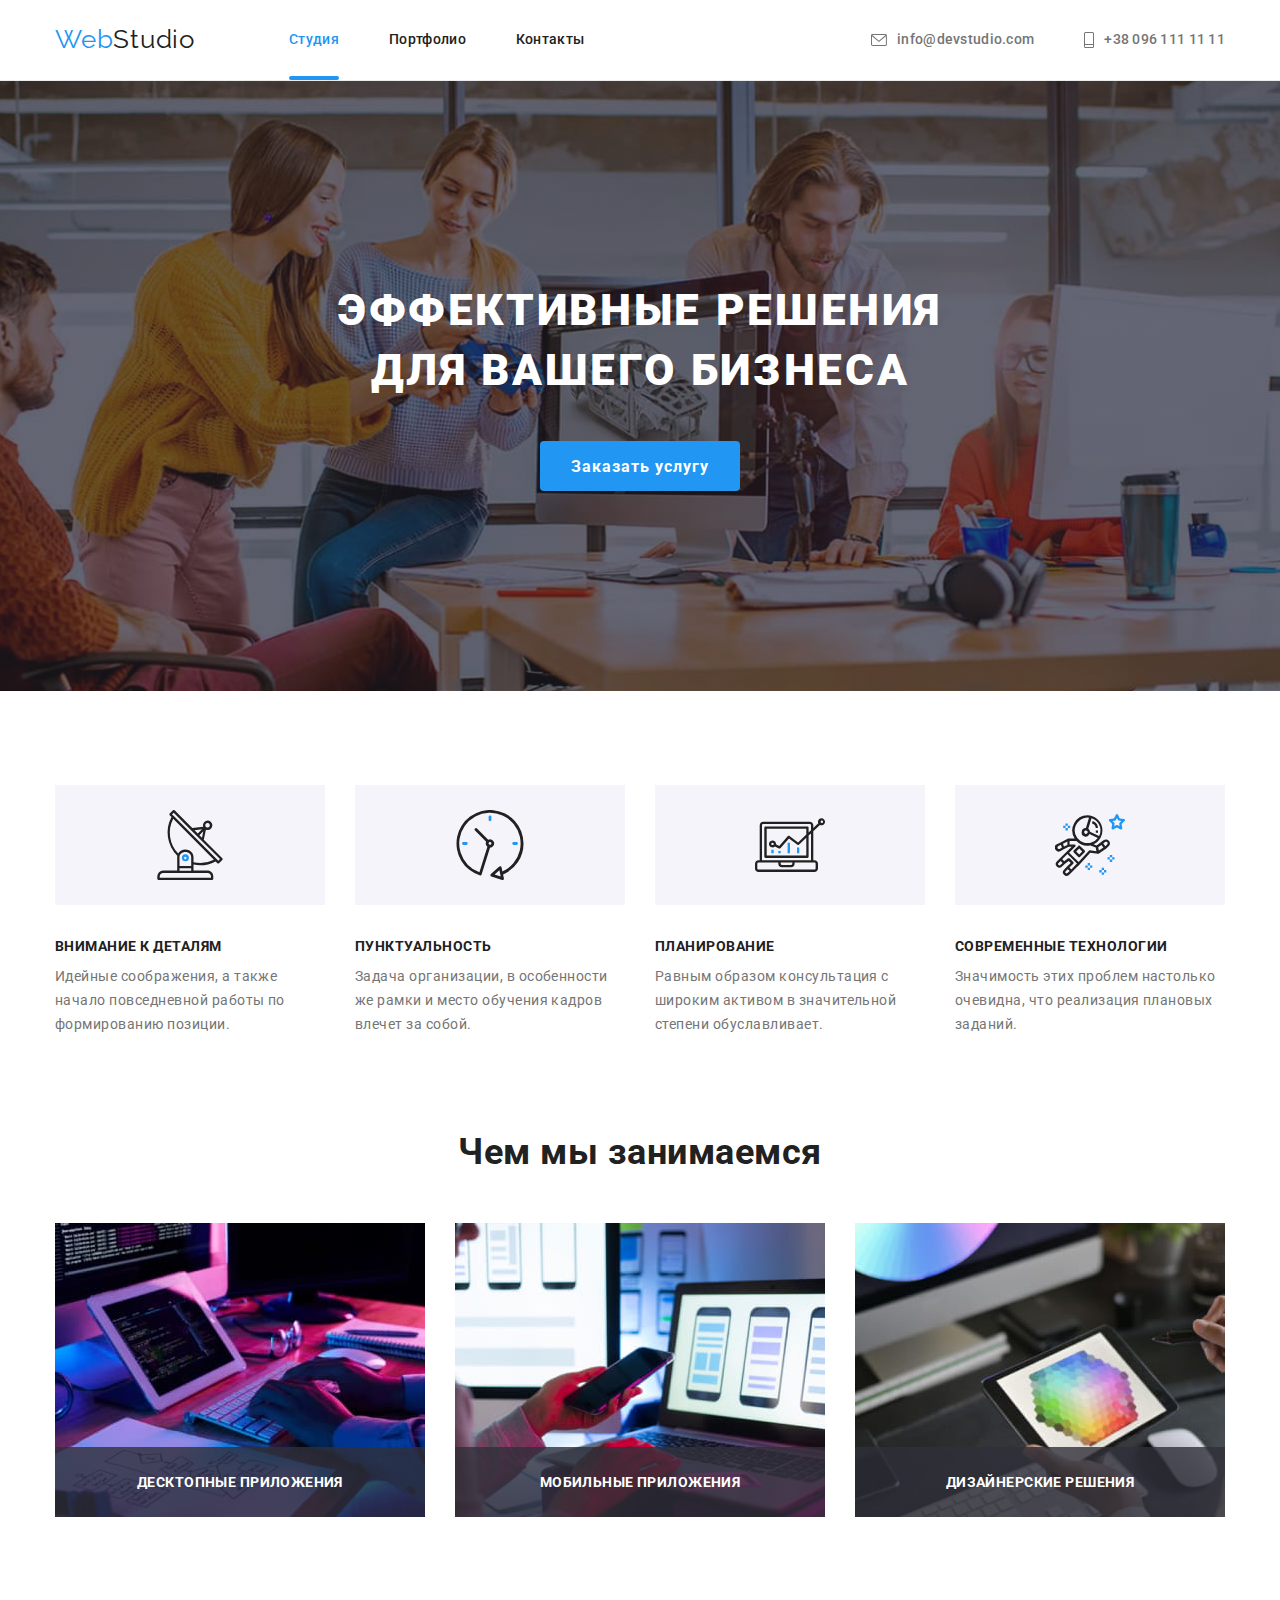
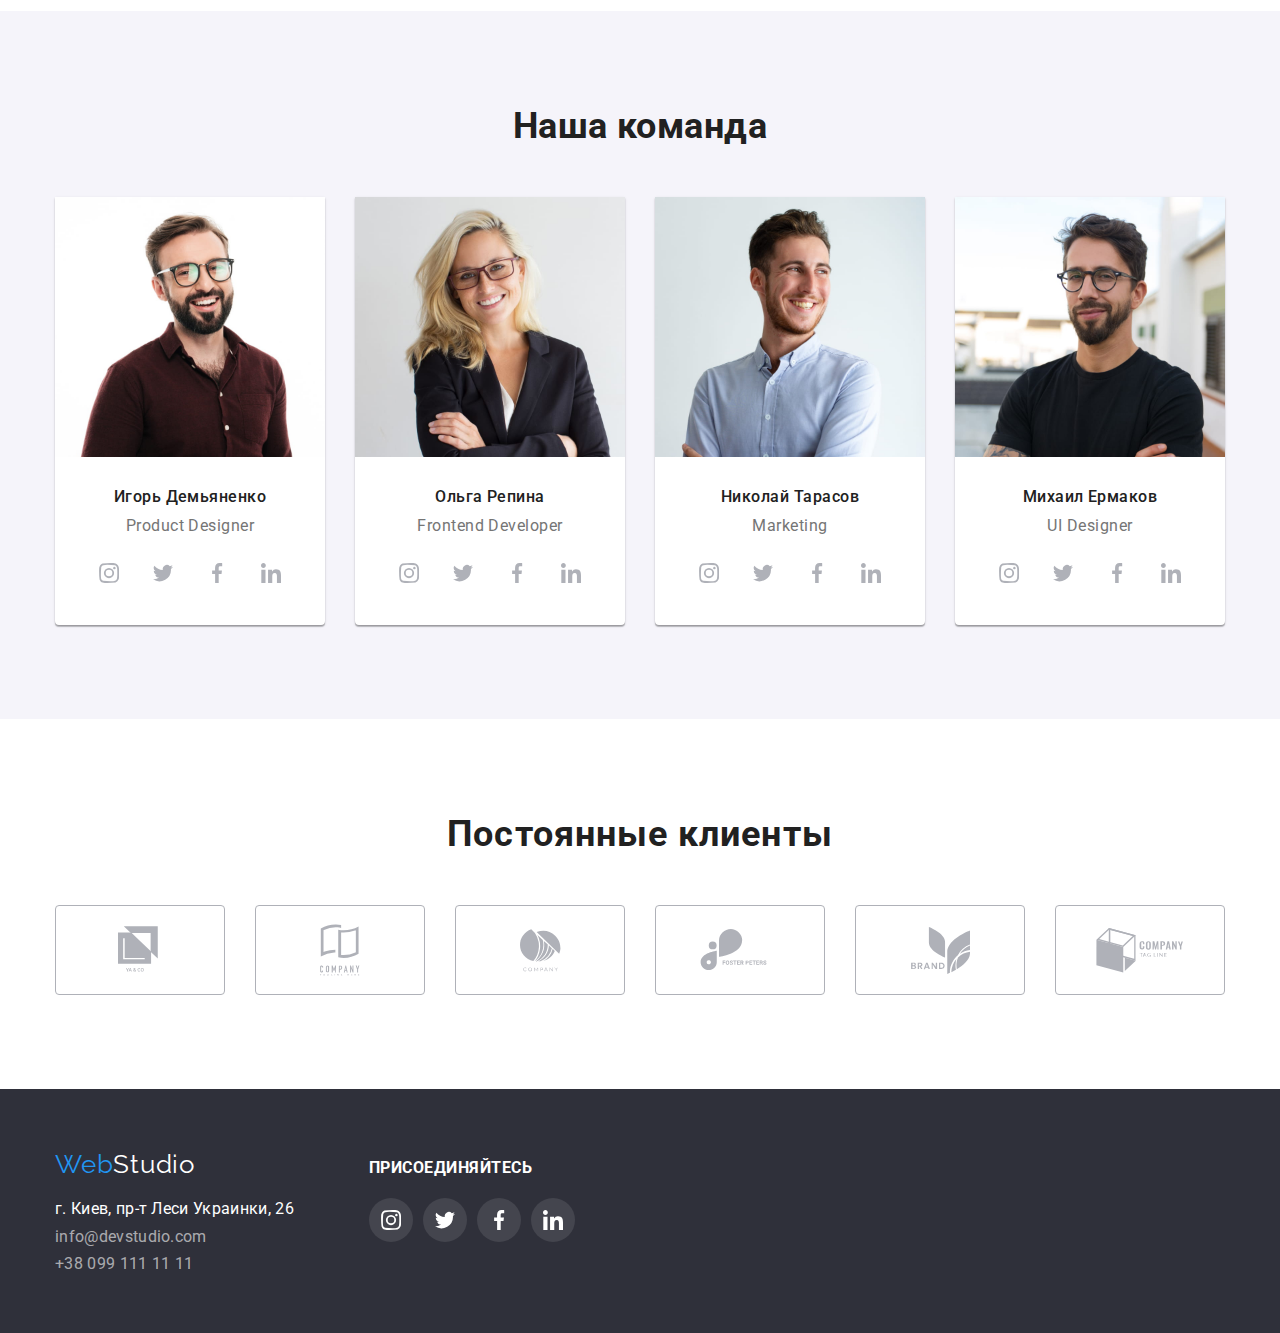
<file: index.html>
<!DOCTYPE html>
<html lang="ru">

<head>
    <meta charset="UTF-8">
    <meta name="viewport" content="width=device-width, initial-scale=1.0">
    <title>Студия</title>
    <link
        href="https://fonts.googleapis.com/css2?family=Raleway:wght@700&family=Roboto:wght@400;500;700;900&display=swap"
        rel="stylesheet">
    <link rel="stylesheet"
        href="https://cdnjs.cloudflare.com/ajax/libs/modern-normalize/1.0.0/modern-normalize.min.css" />
    <link rel="stylesheet" href="./css/styles.css">
</head>

<body>
    <header class="header">
        <div class="container">
            <nav class="nav-site">
                <ul class="nav-site-main">
                    <li lang="en" class="nav-item">
                        <a href="./index.html" class="logo-link"><span class="logo">Web</span>Studio</a>
                    </li>
                    <li class="nav-item font-500">
                        <a href="./index.html" class="link current">Студия</a>
                    </li>
                    <li class="nav-item font-500">
                        <a href="./portfolio.html" class="link">Портфолио</a>
                    </li>
                    <li class="nav-item font-500">
                        <a href="#" class="link">Контакты</a>
                    </li>
                </ul>
            </nav>
            <ul class="contacts-header">
                <li class="contacts-item font-500">
                    <a href="mailto:info@devstudio.com" class="contacts-link">
                        <svg class="first-header-svg" width="16px" height="12px">
                            <use href="./images/icons/symbol-defs-optimus.svg#icon-mailto"></use>
                        </svg>
                        info@devstudio.com
                    </a>
                </li>
                <li class="contacts-item font-500">
                    <a href="tel:+380961111111" class="contacts-link">
                        <svg class="second-header-svg" width="10px" height="16px">
                            <use href="./images/icons/symbol-defs-optimus.svg#icon-phone"></use>
                        </svg>
                        +38 096 111 11 11
                    </a>
                </li>
            </ul>
        </div>
    </header>
    <main>
        <!-- first section -->
        <section class="hero">
            <div class="container">
                <h1 class="font-900 letter-spacing-06 uppercase">Эффективные решения для вашего бизнеса</h1>
                <button type="button" class="font-700 letter-spacing-06 button button-bc" data-modal-open>Заказать услугу</button>
            </div>
        </section>
        <!-- second section -->
        <section class="features">
            <div class="container">
                <h2 hidden>Наши преимущества</h2>
                <ul class="features-list">
                    <li class="features-item features-first">
                        <h3 class="font-700 uppercase">Внимание к деталям</h3>
                        <p>Идейные соображения, а также начало повседневной работы по формированию позиции.</p>
                    </li>
                    <li class="features-item features-second">
                        <h3 class="font-700 uppercase">Пунктуальность</h3>
                        <p>Задача организации, в особенности же рамки и место обучения кадров влечет за собой.</p>
                    </li>
                    <li class="features-item features-third">
                        <h3 class="font-700 uppercase">Планирование</h3>
                        <p>Равным образом консультация с широким активом в значительной степени обуславливает.</p>
                    </li>
                    <li class="features-item features-forth">
                        <h3 class="font-700 uppercase">Современные технологии</h3>
                        <p>Значимость этих проблем настолько очевидна, что реализация плановых заданий.</p>
                    </li>
                </ul>
            </div>
        </section>
        <!-- third section -->
        <section class="what-we-do">
            <div class="container">
                <h2 class="font-700 what-we-do-title">Чем мы занимаемся</h2>
                <ul class="what-we-do-list">
                    <li class="wwd-list-item">
                        <img src="./images/what-we-do/what-we-do-1.jpg" alt="do programming" width="370">
                        <p class="image-text font-700" lang="ru">десктопные приложения</p>
                    </li>
                    <li class="wwd-list-item">
                        <img src="./images/what-we-do/what-we-do-2.jpg" alt="do adaptive" width="370">
                        <p class="image-text font-700" lang="ru">мобильные приложения</p>
                    </li>
                    <li class="wwd-list-item">
                        <img src="./images/what-we-do/what-we-do-3.jpg" alt="do design" width="370">
                        <p class="image-text font-700" lang="ru">дизайнерские решения</p>
                    </li>
                </ul>
            </div>
        </section>
        <!-- forth section -->
        <section class="team">
            <div class="container">
                <h2 class="font-700 team-title">Наша команда</h2>
                <ul class="team-list">
                    <li class="team-list-item">
                        <img src="./images/our-team/igor-demianenko.jpg" alt="Игорь Демьяненко" width="270">
                        <div class="team-div">
                            <h3 class="font-500 team-title-member">Игорь Демьяненко</h3>
                            <p lang="en" class="team-member-chair">Product Designer</p>
                        </div>
                        <ul class="member-social-list">
                            <li class="member-list-item">
                                <a href="#" class="member-social-link-link">
                                    <svg class="social-svg" width="20px" height="20px">
                                        <use href="./images/icons/symbol-defs-optimus.svg#icon-instagram"></use>
                                    </svg>
                                </a>
                            </li>
                            <li class="member-list-item">
                                <a href="#" class="member-social-link-link">
                                    <svg class="social-svg" width="20px" height="20px">
                                        <use href="./images/icons/symbol-defs-optimus.svg#icon-twitter"></use>
                                    </svg>
                                </a>
                            </li>
                            <li class="member-list-item">
                                <a href="#" class="member-social-link-link">
                                    <svg class="social-svg" width="20px" height="20px">
                                        <use href="./images/icons/symbol-defs-optimus.svg#icon-facebook"></use>
                                    </svg>
                                </a>
                            </li>
                            <li class="member-list-item">
                                <a href="#" class="member-social-link-link">
                                    <svg class="social-svg" width="20px" height="20px">
                                        <use href="./images/icons/symbol-defs-optimus.svg#icon-linkedin"></use>
                                    </svg>
                                </a>
                            </li>
                        </ul>
                    </li>
                    <li class="team-list-item">
                        <img src="./images/our-team/olga-repina.jpg" alt="Ольга Репина" width="270">
                        <div class="team-div">
                            <h3 class="font-500 team-title-member">Ольга Репина</h3>
                            <p lang="en" class="team-member-chair">Frontend Developer</p>
                        </div>
                        <ul class="member-social-list">
                            <li class="member-list-item">
                                <a href="#" class="member-social-link-link">
                                    <svg class="social-svg" width="20px" height="20px">
                                        <use href="./images/icons/symbol-defs-optimus.svg#icon-instagram"></use>
                                    </svg>
                                </a>
                            </li>
                            <li class="member-list-item">
                                <a href="#" class="member-social-link-link">
                                    <svg class="social-svg" width="20px" height="20px">
                                        <use href="./images/icons/symbol-defs-optimus.svg#icon-twitter"></use>
                                    </svg>
                                </a>
                            </li>
                            <li class="member-list-item">
                                <a href="#" class="member-social-link-link">
                                    <svg class="social-svg" width="20px" height="20px">
                                        <use href="./images/icons/symbol-defs-optimus.svg#icon-facebook"></use>
                                    </svg>
                                </a>
                            </li>
                            <li class="member-list-item">
                                <a href="#" class="member-social-link-link">
                                    <svg class="social-svg" width="20px" height="20px">
                                        <use href="./images/icons/symbol-defs-optimus.svg#icon-linkedin"></use>
                                    </svg>
                                </a>
                            </li>
                        </ul>
                    </li>
                    <li class="team-list-item">
                        <img src="./images/our-team/nikolay-tarasov.jpg" alt="Николай Тарасов" width="270">
                        <div class="team-div">
                            <h3 class="font-500 team-title-member">Николай Тарасов</h3>
                            <p lang="en" class="team-member-chair">Marketing</p>
                        </div>
                        <ul class="member-social-list">
                            <li class="member-list-item">
                                <a href="#" class="member-social-link-link">
                                    <svg class="social-svg" width="20px" height="20px">
                                        <use href="./images/icons/symbol-defs-optimus.svg#icon-instagram"></use>
                                    </svg>
                                </a>
                            </li>
                            <li class="member-list-item">
                                <a href="#" class="member-social-link-link">
                                    <svg class="social-svg" width="20px" height="20px">
                                        <use href="./images/icons/symbol-defs-optimus.svg#icon-twitter"></use>
                                    </svg>
                                </a>
                            </li>
                            <li class="member-list-item">
                                <a href="#" class="member-social-link-link">
                                    <svg class="social-svg" width="20px" height="20px">
                                        <use href="./images/icons/symbol-defs-optimus.svg#icon-facebook"></use>
                                    </svg>
                                </a>
                            </li>
                            <li class="member-list-item">
                                <a href="#" class="member-social-link-link">
                                    <svg class="social-svg" width="20px" height="20px">
                                        <use href="./images/icons/symbol-defs-optimus.svg#icon-linkedin"></use>
                                    </svg>
                                </a>
                            </li>
                        </ul>
                    </li>
                    <li class="team-list-item">
                        <img src="./images/our-team/mihail-ermakov.jpg" alt="Михаил Ермаков" width="270">
                        <div class="team-div">
                            <h3 class="font-500 team-title-member">Михаил Ермаков</h3>
                            <p lang="en" class="team-member-chair">UI Designer</p>
                        </div>
                        <ul class="member-social-list">
                            <li class="member-list-item">
                                <a href="#" class="member-social-link-link">
                                    <svg class="social-svg" width="20px" height="20px">
                                        <use href="./images/icons/symbol-defs-optimus.svg#icon-instagram"></use>
                                    </svg>
                                </a>
                            </li>
                            <li class="member-list-item">
                                <a href="#" class="member-social-link-link">
                                    <svg class="social-svg" width="20px" height="20px">
                                        <use href="./images/icons/symbol-defs-optimus.svg#icon-twitter"></use>
                                    </svg>
                                </a>
                            </li>
                            <li class="member-list-item">
                                <a href="#" class="member-social-link-link">
                                    <svg class="social-svg" width="20px" height="20px">
                                        <use href="./images/icons/symbol-defs-optimus.svg#icon-facebook"></use>
                                    </svg>
                                </a>
                            </li>
                            <li class="member-list-item">
                                <a href="#" class="member-social-link-link">
                                    <svg class="social-svg" width="20px" height="20px">
                                        <use href="./images/icons/symbol-defs-optimus.svg#icon-linkedin"></use>
                                    </svg>
                                </a>
                            </li>
                        </ul>
                    </li>
                </ul>
            </div>
        </section>
        <!-- клиенты, fifth section -->
        <section class="our-clients">
            <div class="container">
                <h2 lang="ru" class="font-700 our-clients-title">Постоянные клиенты</h2>
                <ul class="clients-list">
                    <li class="clients-list-item">
                        <a href="" class="clients-list-link">
                            <svg class="social-svg" width="44" height="49">
                                <use href="./images/icons/symbol-defs-optimus.svg#icon-company-first"></use>
                            </svg>
                        </a>
                    </li>
                    <li class="clients-list-item">
                        <a href="" class="clients-list-link">
                            <svg class="social-svg" width="40" height="52">
                                <use href="./images/icons/symbol-defs-optimus.svg#icon-company-second"></use>
                            </svg>
                        </a>
                    </li>
                    <li class="clients-list-item">
                        <a href="" class="clients-list-link">
                            <svg class="social-svg" width="41" height="43">
                                <use href="./images/icons/symbol-defs-optimus.svg#icon-company-third"></use>
                            </svg>
                        </a>
                    </li>
                    <li class="clients-list-item">
                        <a href="" class="clients-list-link">
                            <svg class="social-svg" width="80" height="42">
                                <use href="./images/icons/symbol-defs-optimus.svg#icon-company-forth"></use>
                            </svg>
                        </a>
                    </li>
                    <li class="clients-list-item">
                        <a href="" class="clients-list-link">
                            <svg class="social-svg" width="59" height="47">
                                <use href="./images/icons/symbol-defs-optimus.svg#icon-company-fifth"></use>
                            </svg>
                        </a>
                    </li>
                    <li class="clients-list-item">
                        <a href="" class="clients-list-link">
                            <svg class="social-svg" width="88" height="45">
                                <use href="./images/icons/symbol-defs-optimus.svg#icon-company-sixth"></use>
                            </svg>
                        </a>
                    </li>
                </ul>
            </div>
        </section>
    </main>
    <footer class="footer">
        <div class="container">
            <div class="footer-leftside">
                <a href="./index.html" class="footer-link"><span class="logo">Web</span>Studio</a>
                <address class="address">
                    <ul class="footer-list">
                        <li class="footer-list-item">
                            <a href="https://goo.gl/maps/Ar7S7timAM4m2ztU9" target="_blank" class="city-address">г.
                                Киев, пр-т Леси Украинки, 26</a>
                        </li>
                        <li class="footer-list-item">
                            <a href="mailto:info@devstudio.com">info@devstudio.com</a>
                        </li>
                        <li class="footer-list-item">
                            <a href="tel:+380991111111">+38 099 111 11 11</a>
                        </li>
                    </ul>
                </address>
            </div>
            <div class="footer-center">
                <p lang="ru" class="footer-text font-700">присоединяйтесь</p>
                <ul class="footer-social-list">
                    <li class="footer-social-list-item">
                        <a href="#" class="footer-social-link">
                            <svg class="social-svg" width="20px" height="20px">
                                <use href="./images/icons/symbol-defs-optimus.svg#icon-instagram"></use>
                            </svg>
                        </a>
                    </li>
                    <li class="footer-social-list-item">
                        <a href="#" class="footer-social-link">
                            <svg class="social-svg" width="20px" height="20px">
                                <use href="./images/icons/symbol-defs-optimus.svg#icon-twitter"></use>
                            </svg>
                        </a>
                    </li>
                    <li class="footer-social-list-item">
                        <a href="#" class="footer-social-link">
                            <svg class="social-svg" width="20px" height="20px">
                                <use href="./images/icons/symbol-defs-optimus.svg#icon-facebook"></use>
                            </svg>
                        </a>
                    </li>
                    <li class="footer-social-list-item">
                        <a href="#" class="footer-social-link">
                            <svg class="social-svg" width="20px" height="20px">
                                <use href="./images/icons/symbol-defs-optimus.svg#icon-linkedin"></use>
                            </svg>
                        </a>
                    </li>
                </ul>
            </div>
        </div>
    </footer>

    <div class="backdrop is-hidden" data-modal>
        <div class="modal">
            <button type="button" class="modal-icon-close" data-modal-close>
                <svg class="modal-icon-close-svg" width="18" height="18">
                    <use href="./images/icons/symbol-defs-optimus.svg#icon-modal-close-icon"></use>
                </svg>
            </button>
        </div>
    </div>
    <script src="./js/modal.js"></script>
</body>

</html>
</file>
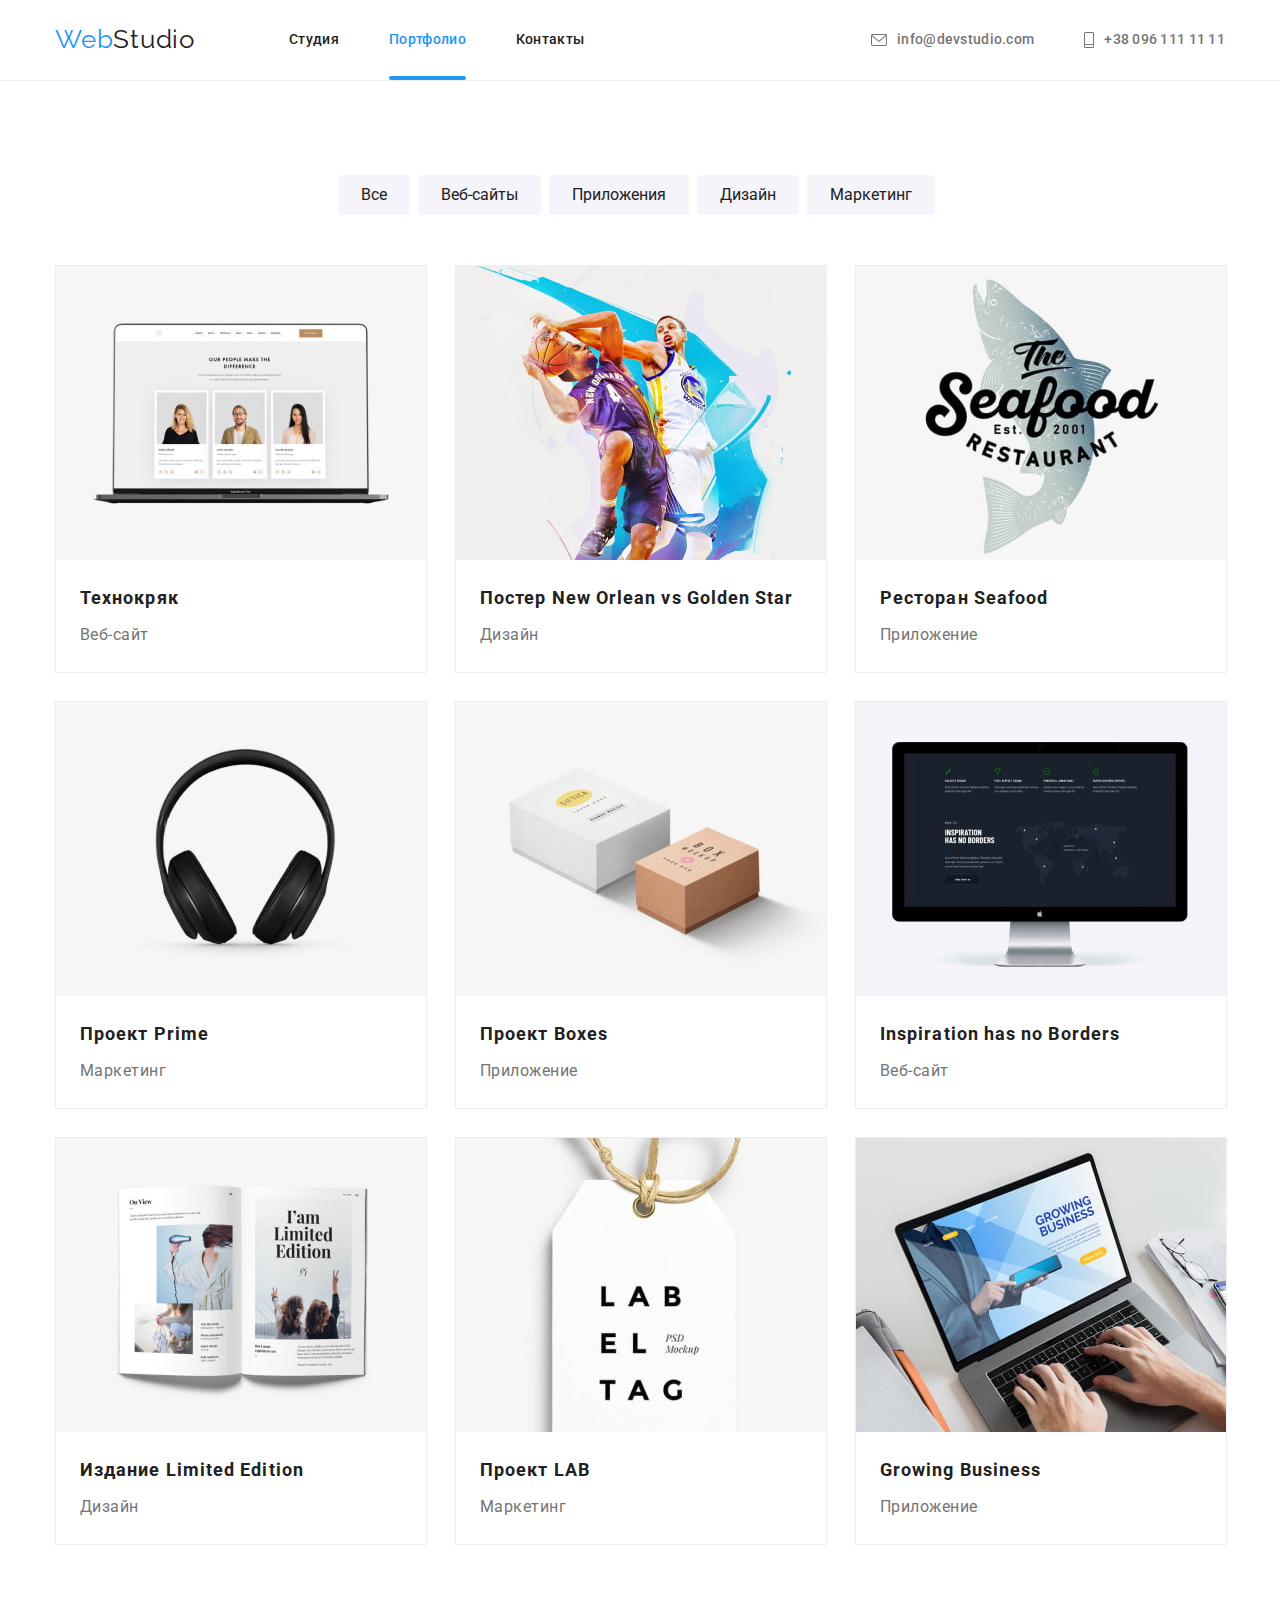
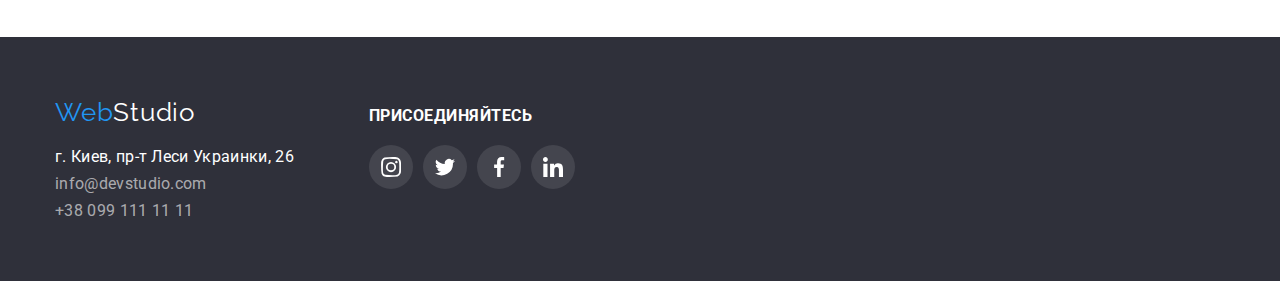
<file: portfolio.html>
<!DOCTYPE html>
<html lang="ru">

<head>
    <meta charset="UTF-8">
    <meta name="viewport" content="width=device-width, initial-scale=1.0">
    <title>Портфолио</title>
    <link
        href="https://fonts.googleapis.com/css2?family=Raleway:wght@700&family=Roboto:wght@400;500;700;900&display=swap"
        rel="stylesheet">
    <link rel="stylesheet"
        href="https://cdnjs.cloudflare.com/ajax/libs/modern-normalize/1.0.0/modern-normalize.min.css" />
    <link rel="stylesheet" href="./css/styles.css">
</head>

<body>
    <header class="header">
        <div class="container">
            <nav class="nav-site">
                <ul class="nav-site-main">
                    <li lang="en" class="nav-item">
                        <a href="./index.html" class="logo-link"><span class="logo">Web</span>Studio</a>
                    </li>
                    <li class="nav-item font-500">
                        <a href="./index.html" class="link">Студия</a>
                    </li>
                    <li class="nav-item font-500">
                        <a href="./portfolio.html" class="link current">Портфолио</a>
                    </li>
                    <li class="nav-item font-500">
                        <a href="#" class="link">Контакты</a>
                    </li>
                </ul>
            </nav>
            <ul class="contacts-header">
                <li class="contacts-item font-500">
                    <a href="mailto:info@devstudio.com" class="contacts-link">
                        <svg class="first-header-svg" width="16px" height="12px">
                            <use href="./images/icons/symbol-defs-optimus.svg#icon-mailto"></use>
                        </svg>
                        info@devstudio.com
                    </a>
                </li>
                <li class="contacts-item font-500">
                    <a href="tel:+380961111111" class="contacts-link">
                        <svg class="second-header-svg" width="10px" height="16px">
                            <use href="./images/icons/symbol-defs-optimus.svg#icon-phone"></use>
                        </svg>
                        +38 096 111 11 11
                    </a>
                </li>
            </ul>
        </div>
    </header>
    <main>
        <section class="portfolio-main">
            <div class="container">
                <h1 hidden lang="en">Portfolio</h1>
                <ul class="portfolio-filter">
                    <li class="pf-button">
                        <button type="button" class="filter-button button-bc">Все</button>
                    </li>
                    <li class="pf-button">
                        <button type="button" class="filter-button button-bc">Веб-сайты</button>
                    </li>
                    <li class="pf-button">
                        <button type="button" class="filter-button button-bc">Приложения</button>
                    </li>
                    <li class="pf-button">
                        <button type="button" class="filter-button button-bc">Дизайн</button>
                    </li>
                    <li class="pf-button">
                        <button type="button" class="filter-button button-bc">Маркетинг</button>
                    </li>
                </ul>
                <h2 hidden>Our Works</h2>
                <ul class="portfolio-list">
                    <li class="portfolio-list-item">
                        <a href="" class="portfolio-list-link">
                            <div class="portfolio-list-header">
                                <img src="./images/portfolio/techno_crack.jpg" alt="techno crack">
                                <p class="overlay-text">Технокряк это современная площадка распространения коронавируса. Компании используют эту платформу для цифрового шпионажа и атак на защищённые сервера конкурентов.</p>
                            </div>
                            <div class="portfolio-card-div">
                                <h3>Технокряк</h3>
                                <p>Веб-сайт</p>
                            </div>
                        </a>
                    </li>
                    <li class="portfolio-list-item">
                        <a href="" class="portfolio-list-link">
                            <div class="portfolio-list-header">
                                <img src="./images/portfolio/new_orlean_vs_golden_star.jpg" alt="new orlean vs golden star">
                                <p class="overlay-text">Технокряк это современная площадка распространения коронавируса. Компании используют эту платформу для цифрового шпионажа и атак на защищённые сервера конкурентов.</p>
                            </div>
                            <div class="portfolio-card-div">
                                <h3>Постер New Orlean vs Golden Star</h3>
                                <p>Дизайн</p>
                            </div>
                        </a>
                    </li>
                    <li class="portfolio-list-item">
                        <a href="" class="portfolio-list-link">
                            <div class="portfolio-list-header">
                                <img src="./images/portfolio/seafood_restaurant.jpg" alt="seafood restaurant">
                                <p class="overlay-text">Технокряк это современная площадка распространения коронавируса. Компании используют эту платформу для цифрового шпионажа и атак на защищённые сервера конкурентов.</p>
                            </div>
                            <div class="portfolio-card-div">
                                <h3>Ресторан Seafood</h3>
                                <p>Приложение</p>
                            </div>
                        </a>
                    </li>
                    <li class="portfolio-list-item">
                        <a href="" class="portfolio-list-link">
                            <div class="portfolio-list-header">
                                <img src="./images/portfolio/project_prime.jpg" alt="project prime">
                                <p class="overlay-text">Технокряк это современная площадка распространения коронавируса. Компании используют эту платформу для цифрового шпионажа и атак на защищённые сервера конкурентов.</p>
                            </div>
                            <div class="portfolio-card-div">
                                <h3>Проект Prime</h3>
                                <p>Маркетинг</p>
                            </div>
                        </a>
                    </li>
                    <li class="portfolio-list-item">
                        <a href="" class="portfolio-list-link">
                            <div class="portfolio-list-header">
                                <img src="./images/portfolio/project_boxes.jpg" alt="project boxes">
                                <p class="overlay-text">Технокряк это современная площадка распространения коронавируса. Компании используют эту платформу для цифрового шпионажа и атак на защищённые сервера конкурентов.</p>
                            </div>
                            <div class="portfolio-card-div">
                                <h3>Проект Boxes</h3>
                                <p>Приложение</p>
                            </div>
                        </a>
                    </li>
                    <li class="portfolio-list-item">
                        <a href="" class="portfolio-list-link">
                            <div class="portfolio-list-header">
                                <img src="./images/portfolio/inspiration_has_no_borders.jpg" alt="inspiration has no borders">
                                <p class="overlay-text">Технокряк это современная площадка распространения коронавируса. Компании используют эту платформу для цифрового шпионажа и атак на защищённые сервера конкурентов.</p>
                            </div>   
                            <div class="portfolio-card-div">
                                <h3>Inspiration has no Borders</h3>
                                <p>Веб-сайт</p>
                            </div>
                        </a>
                    </li>
                    <li class="portfolio-list-item bottom-list-item">
                        <a href="" class="portfolio-list-link">
                            <div class="portfolio-list-header">
                                <img src="./images/portfolio/limited_edition.jpg" alt="limited edition">
                                <p class="overlay-text">Технокряк это современная площадка распространения коронавируса. Компании используют эту платформу для цифрового шпионажа и атак на защищённые сервера конкурентов.</p>
                            </div>
                            <div class="portfolio-card-div">
                                <h3>Издание Limited Edition</h3>
                                <p>Дизайн</p>
                            </div>
                        </a>
                    </li>
                    <li class="portfolio-list-item bottom-list-item">
                        <a href="" class="portfolio-list-link">
                            <div class="portfolio-list-header">
                                <img src="./images/portfolio/project_lab.jpg" alt="project lab">
                                <p class="overlay-text">Технокряк это современная площадка распространения коронавируса. Компании используют эту платформу для цифрового шпионажа и атак на защищённые сервера конкурентов.</p>
                            </div>
                            <div class="portfolio-card-div">
                                <h3>Проект LAB</h3>
                                <p>Маркетинг</p>
                            </div>
                        </a>
                    </li>
                    <li class="portfolio-list-item bottom-list-item">
                        <a href="" class="portfolio-list-link">
                            <div class="portfolio-list-header">
                                <img src="./images/portfolio/growing_business.jpg" alt="growing business">
                                <p class="overlay-text">Технокряк это современная площадка распространения коронавируса. Компании используют эту платформу для цифрового шпионажа и атак на защищённые сервера конкурентов.</p>
                            </div>
                            <div class="portfolio-card-div">
                                <h3>Growing Business</h3>
                                <p>Приложение</p>
                            </div>
                        </a>
                    </li>
                </ul>
            </div>
        </section>

    </main>
    <footer class="footer">
        <div class="container">
            <div class="footer-leftside">
                <a href="./index.html" class="footer-link"><span class="logo">Web</span>Studio</a>
                <address class="address">
                    <ul class="footer-list">
                        <li class="footer-list-item">
                            <a href="https://goo.gl/maps/Ar7S7timAM4m2ztU9" target="_blank" class="city-address">г.
                                Киев,
                                пр-т Леси Украинки, 26</a>
                        </li>
                        <li class="footer-list-item">
                            <a href="mailto:info@devstudio.com">info@devstudio.com</a>
                        </li>
                        <li class="footer-list-item">
                            <a href="tel:+380991111111">+38 099 111 11 11</a>
                        </li>
                    </ul>
                </address>
            </div>
            <div class="footer-center">
                <p lang="ru" class="footer-text font-700">присоединяйтесь</p>
                <ul class="footer-social-list">
                    <li class="footer-social-list-item">
                        <a href="#" class="footer-social-link">
                            <svg class="social-svg" width="20px" height="20px">
                                <use href="./images/icons/symbol-defs-optimus.svg#icon-instagram"></use>
                            </svg>
                        </a>
                    </li>
                    <li class="footer-social-list-item">
                        <a href="#" class="footer-social-link">
                            <svg class="social-svg" width="20px" height="20px">
                                <use href="./images/icons/symbol-defs-optimus.svg#icon-twitter"></use>
                            </svg>
                        </a>
                    </li>
                    <li class="footer-social-list-item">
                        <a href="#" class="footer-social-link">
                            <svg class="social-svg" width="20px" height="20px">
                                <use href="./images/icons/symbol-defs-optimus.svg#icon-facebook"></use>
                            </svg>
                        </a>
                    </li>
                    <li class="footer-social-list-item">
                        <a href="#" class="footer-social-link">
                            <svg class="social-svg" width="20px" height="20px">
                                <use href="./images/icons/symbol-defs-optimus.svg#icon-linkedin"></use>
                            </svg>
                        </a>
                    </li>
                </ul>
            </div>
        </div>
    </footer>
</body>

</html>
</file>
<file: css/styles.css>
:root {
  --main-text-color: rgb(33, 33, 33);
  --other-text-color: rgb(117, 117, 117);
  --color-hover_focus: rgb(33, 150, 243);
  --font-title: "Raleway", sans-serif;
  --font-other: "Roboto", sans-serif;
  --very-light-color: rgb(255, 255, 255);
  --dark-background: rgb(47, 48, 58);
  --semi-dark-background: rgba(47, 48, 58, 0.8);
  --grey-light-background: rgb(236, 236, 236);
  --grey-ld-background: rgb(245, 244, 250);
  --border-color: rgb(238, 238, 238);
  --svg-color-cool: rgb(175, 177, 184);
  --semi-black: rgba(255, 255, 255, 0.1);
  --modal-background: rgba(0, 0, 0, 0.2);
  --transform-type: cubic-bezier(0.4, 0, 0.2, 1);
  --background-portfolio-cards: rgba(33, 150, 243, 0.9);
  --modal-svg-border: rgba(0, 0, 0, 0.1);
}
body {
  color: var(--main-text-color);
  font-family: var(--font-other);
  font-weight: 400;
  letter-spacing: 0.03em;
  background: var(--very-light-color);
}
img {
  display: block;
}
.nav-item:last-child {
  margin-right: 0;
}
.nav-item {
  margin-right: 50px;
  color: inherit;
}
.link,
.current {
  display: block;
  padding: 32px 0;
  position: relative;
  color: currentColor;
  transition: color 250ms var(--transform-type);
}
.nav-item:first-child {
  margin-right: 94px;
}
ul {
  list-style: none;
  padding: 0;
  margin: 0;
}
.header {
  background-color: var(--very-light-color);
  border-bottom: 1px solid var(--grey-light-background);
}
.container {
  width: 1200px;
  margin: 0 auto;
  padding: 0 15px;
}
.header > .container {
  display: flex;
  justify-content: space-between;
}
.nav-site-main,
.contacts-header {
  display: flex;
  align-items: center;
}
.header ul {
  font-size: 14px;
  line-height: 1.14;
}
.header nav {
  letter-spacing: 0.02em;
}
.nav-site .nav-item > .current {
  color: var(--color-hover_focus);
}
.logo-link {
  display: flex;
  font-family: var(--font-title);
  letter-spacing: 0.03em;
  font-size: 26px;
  line-height: 1.19;
  padding: 24px 0 25px 0;
}
.logo {
  color: var(--color-hover_focus);
}
/* задаем псевдоэлемент линкам */
.link::after {
  position: absolute;
  display: inline-block;
  bottom: 0;
  left: 0;
  transform: scale(0);
  transition: transform 250ms var(--transform-type);

  width: 100%;
  content: "";

  border-bottom: 4px solid var(--color-hover_focus);
  border-radius: 2px;
}
.current::after {
  transform: scale(1);
}
/* добавляем плавный переход всем ссылкам и свг, кроме филла соц иконок команды и бордера у клиентов */
.logo-link,
.footer-link,
.contacts-header .contacts-link,
.member-social-link-link,
.member-social-link-link .social-svg,
.clients-list-link .social-svg,
.footer-list-item a,
.footer-social-list-item .footer-social-link,
.portfolio-main .filter-button.button-bc,
.portfolio-list-link,
.portfolio-list-header .overlay-text {
  transition: color 250ms var(--transform-type),
    background-color 250ms var(--transform-type),
    fill 250ms var(--transform-type), box-shadow 250ms var(--transform-type),
    transform 250ms var(--transform-type);
}
.contacts-header {
  display: flex;
  color: var(--other-text-color);
  letter-spacing: 0.02em;
}
.contacts-header .contacts-item {
  margin-right: 50px;
}
.contacts-header .contacts-item:last-child {
  margin-right: 0;
}
.contacts-link:visited,
.contacts-link:link {
  color: var(--other-text-color);
}
.contacts-link {
  display: flex;
  padding: 32px 0;
}
.first-header-svg,
.second-header-svg {
  fill: currentColor;
  margin-right: 10px;
  display: block;
  margin-top: 2px;
}
.second-header-svg {
  margin-top: 0;
}
a {
  text-decoration: none;
}
.nav-site a {
  color: var(--main-text-color);
}
.nav-item:visited {
  color: var(--main-text-color);
}
.logo-link:hover,
.logo-link:focus,
.nav-item:hover,
.nav-item:focus,
.contacts-link:hover,
.contacts-link:focus {
  color: var(--color-hover_focus);
}
.link:visited,
.link:link {
  color: var(--main-text-color);
}
.link:hover,
.link:focus {
  color: var(--color-hover_focus);
}
/* говорим что при ховере/фокусе псевдоэлемент линков будет меняться */
.link:hover::after,
.link:focus::after {
  transform: scale(1);
  visibility: visible;
}
.hero {
  max-width: 1600px;
  padding: 200px 0;
  text-align: center;
  background-image: linear-gradient(
      to right,
      rgba(47, 48, 58, 0.4),
      rgba(47, 48, 58, 0.4)
    ),
    url(../images/background/hero-background.jpg);
  background-repeat: no-repeat;
  background-size: cover;
  background-position: center;
  color: var(--very-light-color);
  margin: 0 auto;
}
.font-900 {
  font-weight: 900;
  margin: 0 230px 40px 230px;
  font-size: 44px;
  line-height: 1.36;
}
.button {
  line-height: 1.87;
  background: var(--color-hover_focus);
  color: var(--very-light-color);
  padding: 10px 30px;
  min-width: 200px;
  max-height: 50px;
}
.hero .button.button-bc:hover,
.hero .button.button-bc:focus {
  cursor: pointer;
}
.features,
.our-clients,
.portfolio-main {
  padding: 94px 0;
}
.features-list {
  display: flex;
  justify-content: space-between;
  text-align: left;
}
.features-item {
  text-align: left;
  max-width: 270px;
}
.features-list .features-item {
  margin-right: 30px;
}
.features-list .features-item::before {
  width: 100%;
  height: 120px;
  background: var(--grey-ld-background);
  content: "";
  display: inline-block;
  margin-bottom: 30px;
}
.features-list .features-first::before {
  background-image: url("../images/background/attantion-to-details.svg");
  background-position: center;
  background-repeat: no-repeat;
}
.features-list .features-second::before {
  background-image: url("../images/background/time.svg");
  background-position: center;
  background-repeat: no-repeat;
}
.features-list .features-third::before {
  background-image: url("../images/background/planning.svg");
  background-position: center;
  background-repeat: no-repeat;
}
.features-list .features-forth::before {
  background-image: url("../images/background/newtime-techs.svg");
  background-position: center;
  background-repeat: no-repeat;
}
.features-list .features-item:last-child {
  margin-right: 0;
}
.features-list .features-item h3 {
  font-size: 14px;
  line-height: 1.14;
  margin: 0 0 10px 0;
}
.features-list p {
  font-size: 14px;
  line-height: 1.71;
  margin: 0;
}
.what-we-do {
  padding-bottom: 94px;
}
.what-we-do h2,
.team h2 {
  font-size: 36px;
  line-height: 1.17;
  text-align: center;
}
.what-we-do-title {
  margin: 0 0 50px 0;
}
.what-we-do-list {
  display: flex;
  justify-content: space-between;
}
.what-we-do-list .wwd-list-item {
  margin-right: 30px;
  padding: 0;
  position: relative;
}
.what-we-do-list .wwd-list-item:last-child {
  margin-right: 0;
}
.image-text {
  position: absolute;
  content: "";
  bottom: 0;
  left: 0;

  background: var(--semi-dark-background);
  display: flex;
  justify-content: center;
  align-items: center;
  margin: 0;
  width: 100%;
  height: 70px;

  color: var(--very-light-color);
  font-size: 14px;
  line-height: 1.17;
  letter-spacing: 0.03em;
  text-transform: uppercase;
}
.team {
  background: var(--grey-ld-background);
  display: flex;
  padding: 94px 0;
}
.team-title {
  margin: 0;
}
.team .team-list-item {
  margin-right: 30px;
}
.team .team-list-item:last-child {
  margin-right: 0;
}
.team h3,
.team p {
  font-size: 16px;
  line-height: 1.19;
}
.features-list p,
.team p {
  color: var(--other-text-color);
}
.team-list {
  margin: 50px 0 0;
  display: flex;
  justify-content: space-between;
}
.team-list .team-list-item {
  background: var(--very-light-color);
  text-align: center;
  box-shadow: 0px 1px 3px rgba(0, 0, 0, 0.12), 0px 1px 1px rgba(0, 0, 0, 0.14),
    0px 2px 1px rgba(0, 0, 0, 0.2);
  border-radius: 0px 0px 4px 4px;
}
.team-div {
  display: block;
  width: 100%;
  padding: 30px 0 16px 0;
}
.team-title-member {
  margin: 0 0 10px 0;
}
.team-member-chair {
  margin: 0;
}
.member-social-list {
  display: flex;
  padding: 0 32px 30px;
  justify-content: space-between;
}
.member-list-item {
  width: 44px;
  height: 44px;
}
.member-social-link-link {
  display: flex;
  width: 100%;
  height: 100%;
  justify-content: center;
  align-items: center;
  border: 1px solid transparent;
  border-radius: 50%;
}
.social-svg {
  fill: var(--svg-color-cool);
  display: block;
}
.member-social-link-link:hover,
.member-social-link-link:focus {
  background-color: var(--color-hover_focus);
}
.member-social-link-link:hover .social-svg,
.member-social-link-link:focus .social-svg {
  fill: var(--very-light-color);
}
.letter-spacing-06 {
  letter-spacing: 0.06em;
}
.uppercase {
  text-transform: uppercase;
}
.font-500 {
  font-weight: 500;
}
.font-700 {
  font-weight: 700;
}
/* клиенты */
.our-clients-title {
  margin-top: 0;
  margin-bottom: 50px;
  font-size: 36px;
  line-height: 1.17;
  text-align: center;
  letter-spacing: 0.03em;
}
.clients-list {
  display: flex;
}
.clients-list-item {
  margin-right: 30px;
  width: 170px;
  height: 90px;
}
.clients-list-link {
  display: flex;
  justify-content: center;
  align-items: center;
  width: 100%;
  height: 100%;
  border: 1px solid var(--svg-color-cool);
  box-sizing: border-box;
  border-radius: 4px;
  transition: border-color 250ms var(--transform-type);
}
.clients-list .clients-list-item:last-child {
  margin-right: 0;
}
.clients-list-link:hover,
.clients-list-link:hover .social-svg,
.clients-list-link:focus,
.clients-list-link:focus .social-svg {
  border-color: var(--color-hover_focus);
  fill: var(--color-hover_focus);
}
/* футер */
.footer {
  background: var(--dark-background);
  padding: 60px 0;
}
.footer > .container {
  display: flex;
  align-items: baseline;
}
.footer a {
  color: rgba(255, 255, 255, 0.6);
  letter-spacing: 0.02em;
}
.footer-leftside {
  padding-right: 75px;
}
.footer-leftside .footer-link {
  display: flex;
  margin-bottom: 20px;

  color: var(--very-light-color);
  font-family: var(--font-title);
  letter-spacing: 0.03em;
  font-size: 26px;
  line-height: 1.19;
}
.footer a:hover,
.footer a:focus {
  color: var(--color-hover_focus);
}
.footer-list {
  display: flex;
  flex-direction: column;
  font-style: normal;
}
.footer-list .footer-list-item {
  margin: 0 0 9px 0;
}
.footer-list .footer-list-item:last-child {
  margin: 0 0 0 0;
}
.footer-list .city-address {
  color: var(--very-light-color);
}

.footer-text {
  text-transform: uppercase;
  color: var(--very-light-color);
  margin-top: 0;
  margin-bottom: 20px;
}
.footer-social-list {
  display: flex;
  max-height: 80px;
  justify-content: space-between;
}
.footer-social-list-item {
  margin-right: 10px;
  width: 44px;
  height: 44px;
}
.footer-social-list-item:last-child {
  margin-right: 0;
}
.footer-social-link {
  display: flex;
  width: 100%;
  height: 100%;
  justify-content: center;
  align-items: center;
  border: 1px solid transparent;
  border-radius: 50%;
  background-color: var(--semi-black);
  box-sizing: border-box;
}
.footer .social-svg {
  fill: var(--very-light-color);
  display: block;
}
.footer-social-link:hover,
.footer-social-link:focus {
  background-color: var(--color-hover_focus);
}
/* подключаем портфолио */
.portfolio-filter {
  display: flex;
  margin-bottom: 50px;
  justify-content: center;
}
.filter-button {
  padding: 6px 22px;
}
.pf-button:not(last-child) {
  margin-right: 8px;
}
.filter-button {
  line-height: 1.62;
}
.button,
.filter-button {
  font-family: inherit;
  font-size: 16px;
  text-align: center;
  border-radius: 4px;
  border: 1px solid transparent;
}
.portfolio-main .filter-button.button-bc {
  background: var(--grey-ld-background);
  color: var(--main-text-color);
}
.portfolio-main .filter-button.button-bc:hover,
.portfolio-main .filter-button.button-bc:focus {
  background: var(--color-hover_focus);
  color: var(--very-light-color);
  cursor: pointer;
  box-shadow: 0px 3px 1px rgba(0, 0, 0, 0.1), 0px 1px 2px rgba(0, 0, 0, 0.08),
    0px 2px 2px rgba(0, 0, 0, 0.12);
}
.portfolio-list {
  display: flex;
  flex-wrap: wrap;
}
.portfolio-list-item {
  margin: 0 30px 30px 0;
  width: calc((100% - 60px) / 3);
}
.portfolio-list-item:nth-child(3n) {
  margin-right: 0;
}
.portfolio-list-item:nth-last-child(-n + 3) {
  margin-bottom: 0;
}
.portfolio-list-link {
  display: block;
  width: 100%;
  height: 100%;
  border: 1px solid var(--border-color);
  box-sizing: content-box;
}
.portfolio-list-link:hover,
.portfolio-list-link:focus {
  box-shadow: 0px 1px 1px rgba(0, 0, 0, 0.12), 0px 4px 4px rgba(0, 0, 0, 0.06),
    1px 4px 6px rgba(0, 0, 0, 0.16);
}
.portfolio-list-header {
  position: relative;
  overflow: hidden;
}
.portfolio-list-header .overlay-text {
  position: absolute;
  top: 0;
  left: 0;
  display: flex;
  transform: translate(0, 100%);
  /* z-index: -1; */

  width: 100%;
  height: 100%;

  background: var(--background-portfolio-cards);
  color: var(--very-light-color);
  padding: 0 24px;
  align-items: center;
  font-size: 18px;
  line-height: 1.56;
  letter-spacing: 0.03em;
}
.portfolio-list-link:hover .overlay-text,
.portfolio-list-link:focus .overlay-text {
  transform: translate(0, 0);
  /* z-index: 0; */
}
.portfolio-card-div {
  display: block;
  width: 100%;
  padding: 20px 24px;
}
.portfolio-list h3 {
  font-weight: 700;
  color: var(--main-text-color);
  letter-spacing: 0.06em;
  font-size: 18px;
  line-height: 2;
  margin: 0 0 4px 0;
}
.portfolio-list p {
  font-weight: 400;
  color: var(--other-text-color);
  font-size: 16px;
  line-height: 1.87;
  margin: 0;
}
/* modal */
.backdrop {
  position: fixed;
  top: 0;
  left: 0;
  width: 100%;
  height: 100%;
  background: var(--modal-background);
  transition: opacity 250ms var(--transform-type),
    visibility 250ms var(--transform-type),
    pointer-events 250ms var(--transform-type);
}
.is-hidden {
  visibility: hidden;
  opacity: 0;
  pointer-events: none;
}
.modal {
  position: absolute;
  top: 50%;
  left: 50%;
  transform: translate(-50%, -50%);

  width: 528px;
  height: 581px;
  background: var(--very-light-color);
  box-shadow: 0px 1px 3px rgba(0, 0, 0, 0.12), 0px 1px 1px rgba(0, 0, 0, 0.14),
    0px 2px 1px rgba(0, 0, 0, 0.2);
  border-radius: 4px;
}
.modal-icon-close {
  position: absolute;
  top: 8px;
  right: 8px;
  width: 30px;
  height: 30px;
  background: transparent;
  border: 1px solid var(--modal-svg-border);
  border-radius: 50%;
  display: flex;
  justify-content: center;
  align-items: center;
  cursor: pointer;
}
.modal-icon-close-svg {
  fill: currentColor;
}
.modal-icon-close:hover,
.modal-icon-close:focus {
  background-color: var(--color-hover_focus);
}
.modal-icon-close:hover .modal-icon-close-svg,
.modal-icon-close:hover .modal-icon-close-avg {
  fill: var(--very-light-color);
}
/* animation for modal close button */
.modal-icon-close,
.modal-icon-close-svg {
  transition: background-color 250ms var(--transform-type),
    fill 250ms var(--transform-type);
}
</file>
